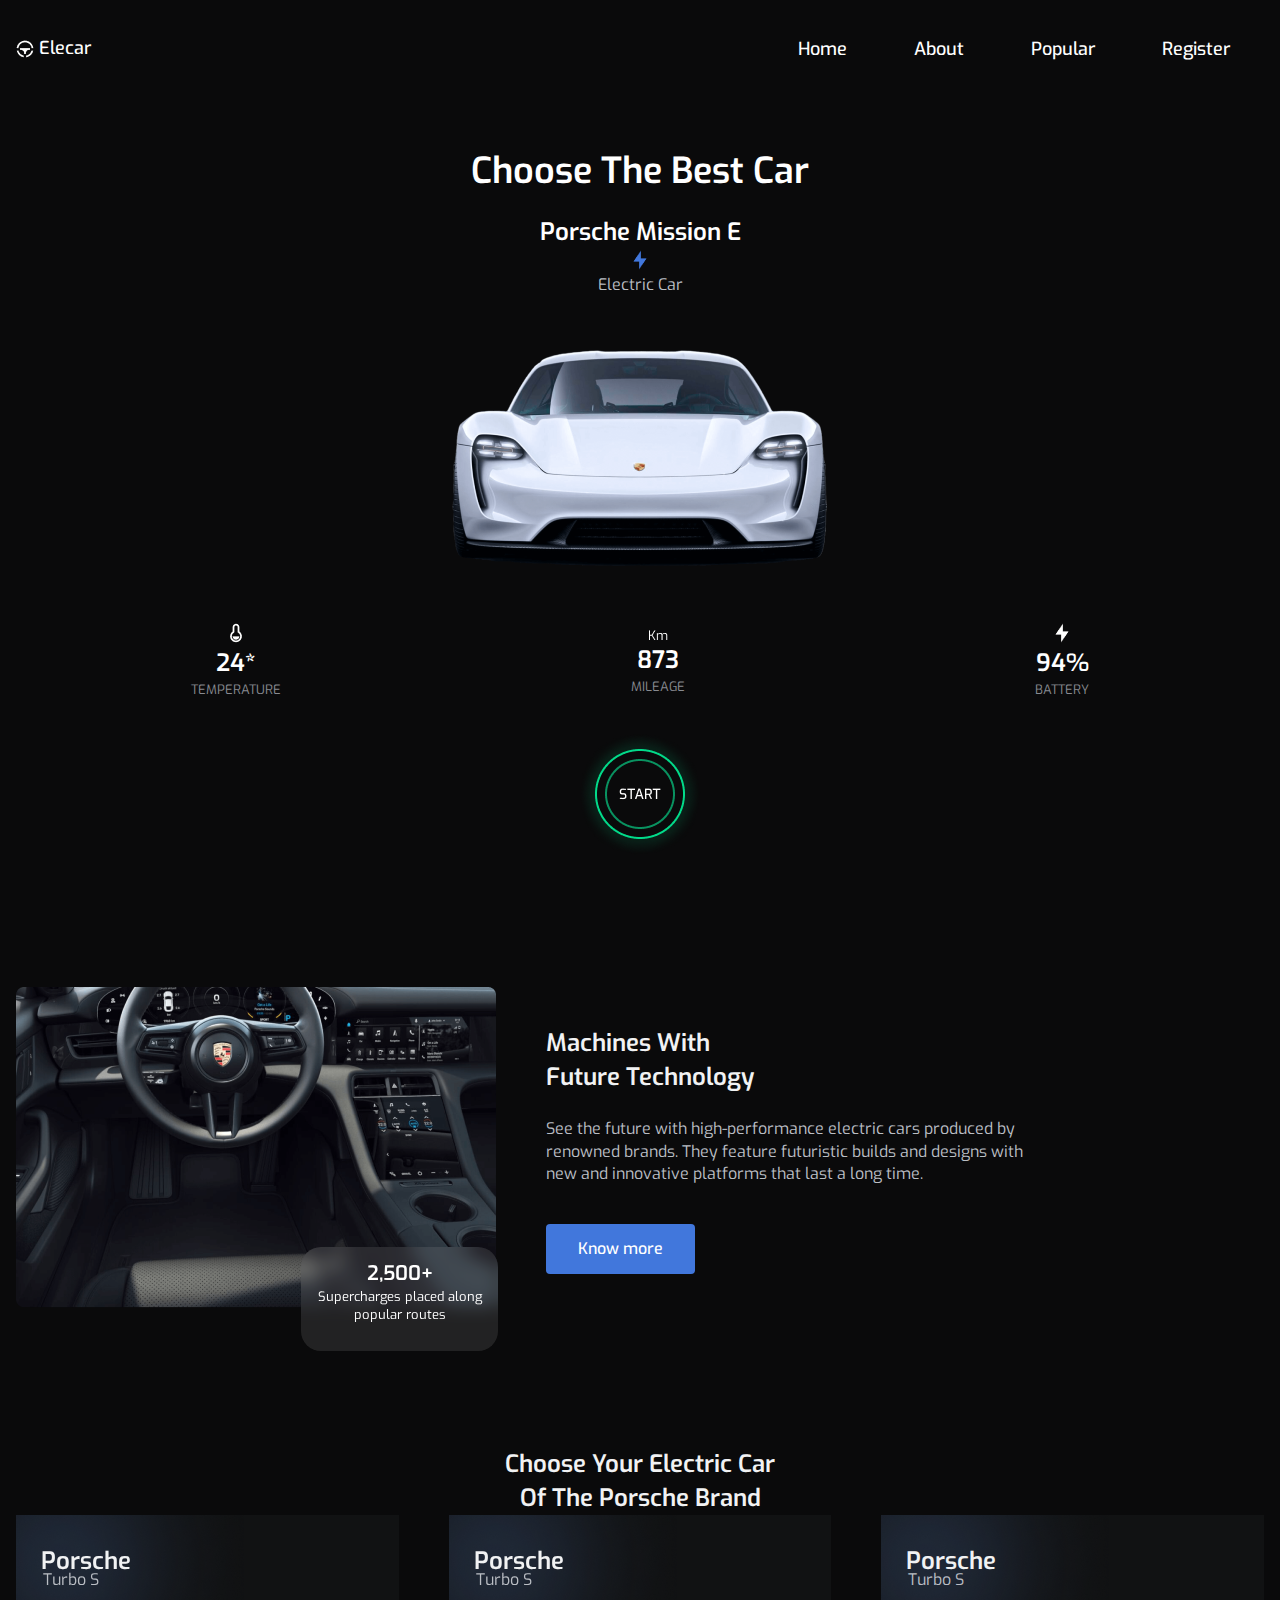
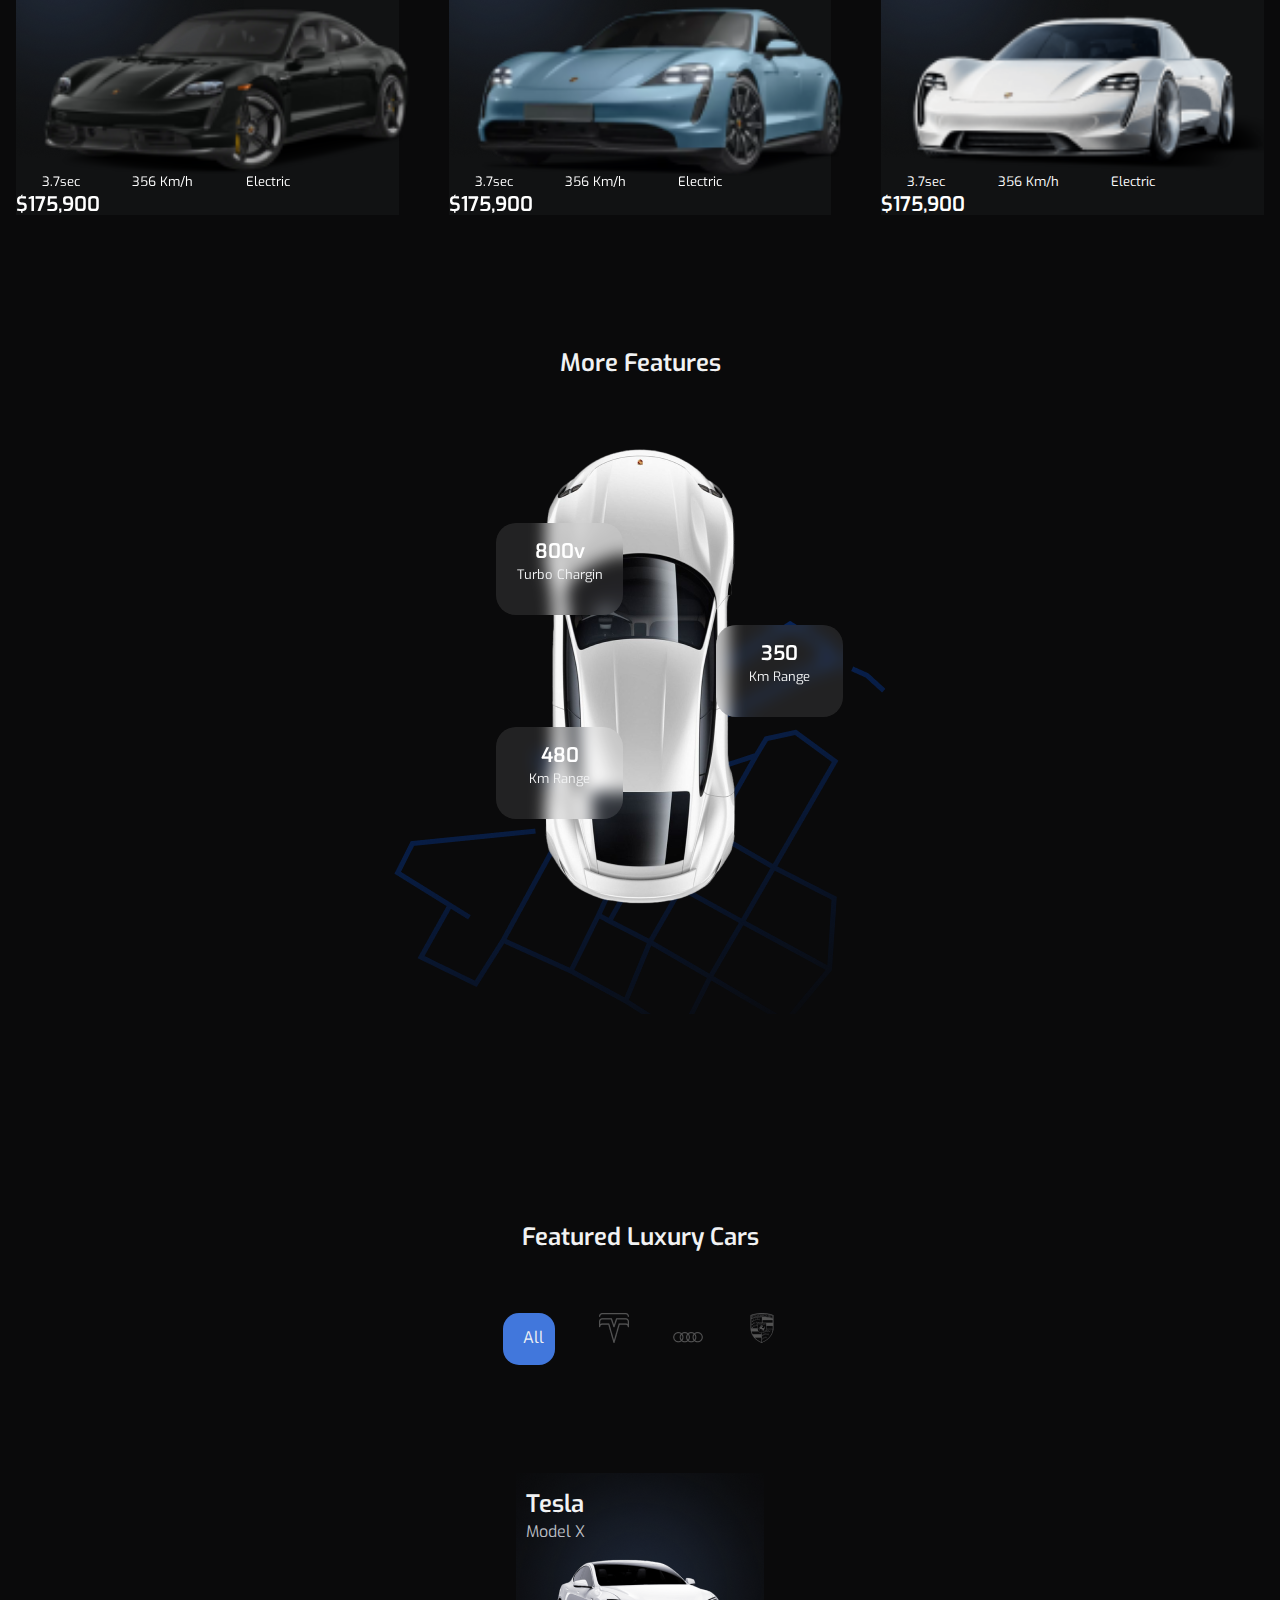
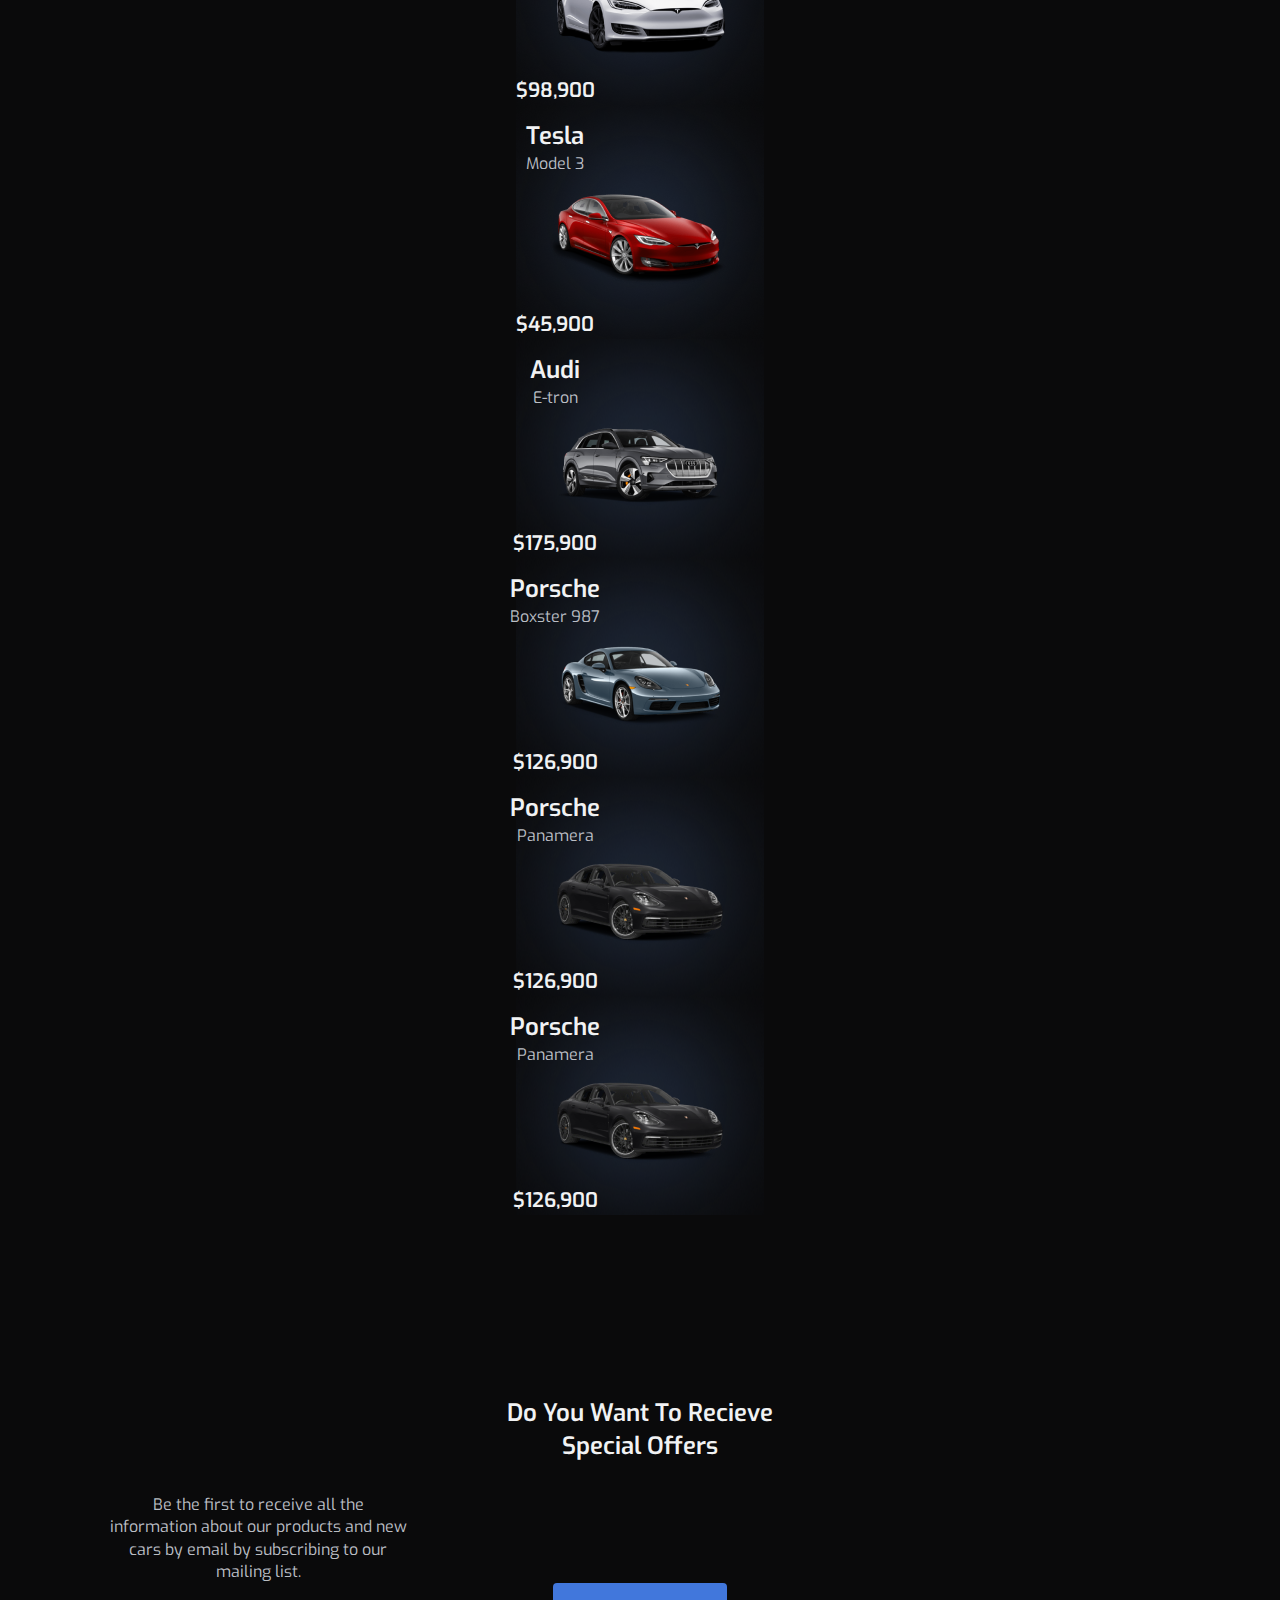
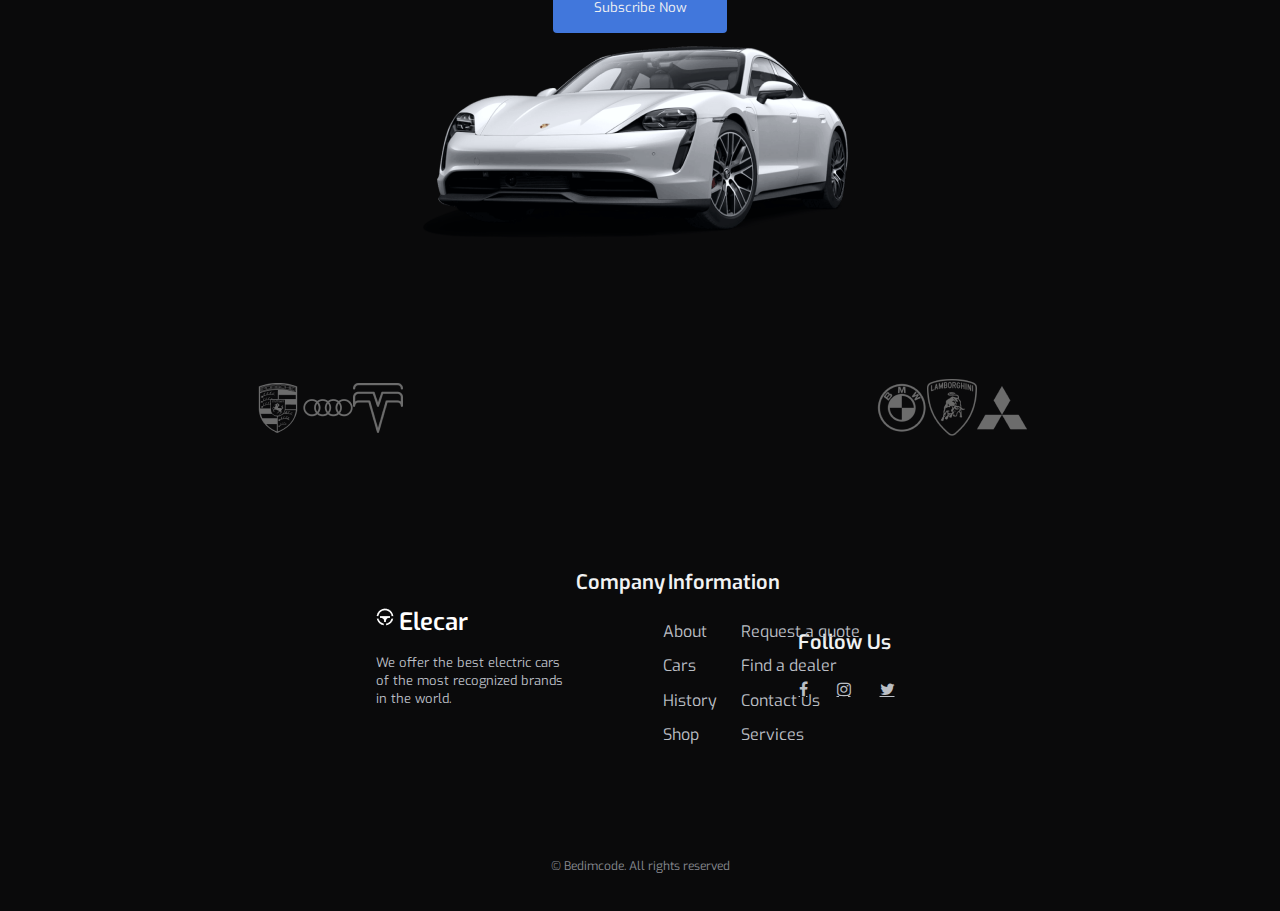
<file: index.html>
<!DOCTYPE html>
<html lang="en">
<head>
    <meta charset="UTF-8">
    <meta http-equiv="X-UA-Compatible" content="IE=edge">
    <meta name="viewport" content="width=device-width, initial-scale=1.0">
    <link rel="preconnect" href="https://fonts.googleapis.com">
    <link rel="preconnect" href="https://fonts.gstatic.com" crossorigin>
    <link rel="stylesheet" href="https://cdnjs.cloudflare.com/ajax/libs/font-awesome/4.7.0/css/font-awesome.min.css">
    <link rel="stylesheet" href="https://cdnjs.cloudflare.com/ajax/libs/OwlCarousel2/2.3.4/assets/owl.theme.default.min.css" integrity="sha512-sMXtMNL1zRzolHYKEujM2AqCLUR9F2C4/05cdbxjjLSRvMQIciEPCQZo++nk7go3BtSuK9kfa/s+a4f4i5pLkw==" crossorigin="anonymous" referrerpolicy="no-referrer" />
    <link rel="stylesheet" href="https://cdnjs.cloudflare.com/ajax/libs/OwlCarousel2/2.3.4/assets/owl.carousel.min.css" integrity="sha512-tS3S5qG0BlhnQROyJXvNjeEM4UpMXHrQfTGmbQ1gKmelCxlSEBUaxhRBj/EFTzpbP4RVSrpEikbmdJobCvhE3g==" crossorigin="anonymous" referrerpolicy="no-referrer" />
    <link href="https://fonts.googleapis.com/css2?family=Exo:wght@100;200;300;400;500;600;700&display=swap" rel="stylesheet">
    <link rel="stylesheet" href="style.css">
    <title>Elecar  | Electric Cars Dealership</title>
</head>
<body>
<!-- Navbar Section -->
    <div id="navbar">
        <div class="navbar-items">
            <div class="container">
                <div class="row">
                    <div class="col-12">
                        <div class="navbar-all">
                            <div class="navbar-logo">
                                <img src="./img/logo.png">
                                <p>Elecar</p>
                            </div>
                            <div class="navbar-list">
                                <ul>
                                    <li><a href="#"></a>Home</li>
                                    <li><a href="#"></a>About</li>
                                    <li><a href="#"></a>Popular</li>
                                    <li><a href="#"></a>Register</li>
                                </ul>
                            </div>
                        </div>
                    </div>
                </div>
            </div>
        </div>
    </div>
    <div class="header-mobile">
        <div class="wraper-mob">
            <div class="div-img-wrap">
                <a href="logo">
                <img src="/img/logo.png">
                </a>
            </div>
            <btn class="menu-mobile-btn">
                <img src="/img/ham.png" alt="">
            </btn>
        </div>
    </div>
    <div class="overlay">
        <div class="mobile-nav">
            <ul>
                <li><a href="#"></a>Home</li>
                <li><a href="#"></a>About</li>
                <li><a href="#"></a>Popular</li>
                <li><a href="#"></a>Register</li>
            </ul>
        </div>
    </div>

<!-- Showcase Section -->
    <div id="showcase">
        <div class="showcase-items">
            <div class="container">
                <div class="row">
                    <div class="col-12">
                        <div class="Best-car">
                            <div class="title-showcase">
                                <h1>Choose The Best Car</h1>
                                <h3>Porsche Mission E</h3>
                                <img src="./img/electric.png">
                                <p>Electric Car</p>
                            </div>
                            <div class="mission-e-img">
                                <img src="./img/porsche-mission-e.png">
                            </div>
                            <div class="stats">
                                <div class="temp-stats">
                                    <img src="./img/temperature.png">
                                    <h3>24*</h3>
                                    <p>TEMPERATURE</p>
                                </div>
                                <div class="mileage-stats">
                                    <img src="./img/Km.png">
                                    <h3>873</h3>
                                    <p>MILEAGE</p>
                                </div>
                                <div class="battery-stats">
                                    <img src="./img/charge.png">
                                    <h3>94%</h3>
                                    <p>BATTERY</p>
                                </div>
                            </div>
                            <div class="start">
                                <button><img src="./img/Button home.png"></button>
                            </div>
                        </div>
                    </div>
                </div>
            </div>
        </div>
    </div>

<!-- Future Machines -->
<div id="future-machines">
    <div class="future-machines-items">
        <div class="container">
            <div class="row">
                <div class="all-future-machines-items">
                    <div class="col-lg-6 col-md-12 col-sm-12 ">
                        <div class="future-info">
                            <div class="future-img">
                                <img src="./img/future.png" >
                            </div>
                            <div class="superchargers">
                                <h5>2,500+</h5>
                                <p>Supercharges placed along popular routes</p>
                            </div>
                        </div>
                    </div>
                    <div class="col-lg-6 col-md-12 col-sm-12">
                        <div class="tech-machines">
                            <div class="machines-future">
                                <h2>Machines With <br> Future Technology</h2>
                                <p>See the future with high-performance electric cars produced by renowned brands. They feature futuristic builds and designs with new and innovative platforms that last a long time.</p>                   
                            </div>
                            <div class="machines-button">
                                <button>Know more</button>
                            </div>
                        </div>
                    </div>
                </div>
            </div>
        </div>
    </div>
</div>
<!-- Choose your electric car -->

  <div id="choose-car">
    <div class="choose-car-items">
      <div class="container">
        <div class="choose-title">
          <h5>Choose Your Electric Car <br> Of The Porsche Brand</h5>
        </div>
        <div class="row">
            <div class="cars-slider owl-carousel">
                <div class="item">
                    <div class="porsche-1">
                        <div class="porsche-1-title">
                            <h6>Porsche</h6>
                            <p>Turbo S</p>
                        </div>
                        <div class="porsche-1-img">
                            <img src="./img/porsche -turbo-s.png">
                        </div>
                        <div class="porsche-1-info">
                            <p>3.7sec</p>
                            <p>356 Km/h</p>
                            <p>Electric</p>
                        </div>
                        <div class="porsche-1-price">
                            <p   p>$175,900</p>
                        </div>
                    </div>
                </div>
                <div class="item">
                    <div class="porsche-2">
                        <div class="porsche-2-title">
                            <h6>Porsche</h6>
                            <p>Turbo S</p>
                        </div>
                        <div class="porsche-2-img">
                            <img src="./img/porsche-cross.png">
                        </div>
                        <div class="porsche-2-info">
                            <p>3.7sec</p>
                            <p>356 Km/h</p>
                            <p>Electric</p>
                        </div>
                        <div class="porsche-2-price">
                            <p   p>$175,900</p>
                        </div>
                    </div>
                </div>
                <div class="item">
                    <div class="porsche-3">
                        <div class="porsche-3-title">
                            <h6>Porsche</h6>
                            <p>Turbo S</p>
                        </div>
                        <div class="porsche-3-img">
                            <img src="./img/Porsche-Taycan 1.png">
                        </div>
                        <div class="porsche-3-info">
                            <p>3.7sec</p>
                            <p>356 Km/h</p>
                            <p>Electric</p>
                        </div>
                        <div class="porsche-3-price">
                            <p   p>$175,900</p>
                        </div>
                    </div>
                </div>
            </div>
        </div>
      </div>
    </div>
  </div>


<!-- More Features Section -->
<div id="more-features">
    <div class="more-features-items">
        <div class="container">
            <div class="features-title">
                <h4>More Features</h4>
            </div>
            <div class="row">
                <div class="col-12">
                    <div class="all-features">
                        <div class="feature-img">
                            <img src="./img/featured-car.png">
                        </div>
                        <div class="turbo">
                            <h6>800v</h6>
                            <p>Turbo Chargin</p>
                        </div>
                        <div class="range">
                            <h6>350</h6>
                            <p>Km Range</p>
                        </div>
                        <div class="travel">
                            <h6>480</h6>
                            <p>Km Range</p>
                        </div>
                    </div>
                </div>
            </div>
        </div>
    </div>
</div>
<!-- Luxury Cars -->
<div id="luxury-cars">
    <div class="luxury-cars-items">
        <div class="container">
            <div class="luxury-featured">
                <h5>Featured Luxury Cars</h5>
            </div>
            <div class="featured-cars">
                <button>All</button>
                <img class="log-tesla" src="./img/logo-tesla.png" >
                <img class="log-audi" src="./img/logo-audi.png" >
                <img src="./img/logo-porsche.png" >
            </div>
            <div class="row">              
                    <div class="col-lg-4 col-md-6 col-sm-12">
                        <div class="tesla-x">
                            <div class="model-x-title">
                                <h5>Tesla</h5>
                                <p>Model X</p>
                            </div>
                            <div class="model-x-img">
                                <img src="./img/model-x.png">
                            </div>
                            <div class="price-x">
                                <p>$98,900</p>
                            </div>
                        </div>
                    </div>
                    <div class="col-lg-4 col-md-6 col-sm-12">
                        <div class="tesla-3">
                            <div class="model-3-title">
                                <h5>Tesla</h5>
                                <p>Model 3</p>
                            </div>
                            <div class="model-3-img">
                                <img src="./img/model-3.png">
                            </div>
                            <div class="price-3">
                                <p>$45,900</p>
                            </div>
                        </div>
                    </div>
                    <div class="col-lg-4 col-md-12 col-sm-12">
                        <div class="e-tron">
                            <div class="etron-title">
                                <h5>Audi</h5>
                                <p>E-tron</p>
                            </div>
                            <div class="etron-img">
                                <img src="./img/e-tron.png">
                            </div>
                            <div class="price-etron">
                                <p>$175,900</p>
                            </div>
                        </div>
                    </div>
            </div>
            <div class="row">               
                    <div class="col-lg-4 col-md-12 col-sm-12">
                        <div class="boxter">
   
                            <div class="boxter-title">
                                <h5>Porsche</h5>
                                <p>Boxster 987</p>
                            </div>
                            <div class="boxter-img">
                                <img src="./img/boxster.png">
                            </div>
                            <div class="price-boxter">
                                <p>$126,900</p>
                            </div>
                        </div>
                    </div>
                    <div class="col-lg-4 col-md-6 col-sm-12">
                        <div class="panamera">
                            <div class="panamera-title">
                                <h5>Porsche</h5>
                                <p>Panamera</p>
                            </div>
                            <div class="panamers-img">
                                <img src="./img/panamera.png">
                            </div>
                            <div class="price-panamera">
                                <p>$126,900</p>
                            </div>
                        </div>
                    </div>
                    <div class="col-lg-4 col-md-6 col-sm-12">
                        <div class="panamera">
                            <div class="panamera-title">
                                <h5>Porsche</h5>
                                <p>Panamera</p>
                            </div>
                            <div class="panamers-img">
                                <img src="./img/panamera.png">
                            </div>
                            <div class="price-panamera">
                                <p>$126,900</p>
                            </div>
                        </div>
                    </div>
            </div>
        </div>
    </div>
</div>

<!-- Special offers -->
<div id="special-offers">
    <div class="special-offers-items">
        <div class="container">
            <div class="row">
                <div class="col-lg-6 col-sm-12">
                    <div class="recieve-offers">
                        <div class="recieve-offers-title">
                            <h3>Do You Want To Recieve <br> Special Offers</h3>
                            <p>Be the first to receive all the information about our products and new cars by email by subscribing to our mailing list.</p>
                        </div>
                        <div class="offers-button">
                            <button>Subscribe Now</button>
                        </div>
                    </div>
                </div>
                <div class="col-lg-6 col-sm-12">
                    <div class="porsche-image">
                        <img src="./img/porsche-2.png">
                    </div>
                </div>
            </div>
        </div>
    </div>
</div>
<!-- Logos Section -->
<div id="logos">
    <div class="logos-items">
        <div class="container">
            <div class="row">
                <div class="all-logos">
                    <div class="col-lg-6 col-sm-12">
                        <div class="logos-first-part">
                            <img src="./img/porsh-2-logo.png">
                            <img src="./img/logo-audi2.png">
                            <img src="./img/tesla-logo2.png">
                        </div>
                    </div>
                    <div class="col-lg-6 col-sm-12">
                        <div class="logos-second-part">
                            <img src="./img/bmw-logo.png">
                            <img src="./img/lambo-logo.png">
                            <img src="./img/mitsubishi-logo.png">
                        </div>
                    </div>
                </div>
            </div>
        </div>
    </div>
</div>

<!-- Footer Section -->
<div id="footer">
    <div class="footer-items">
        <div class="container">
            <div class="row">
                <div class="all-footer">
                    <div class="col-lg-3 col-sm-12">
                        <div class="main-footer">
                            <img src="./img/logo.png">
                            <h6>Elecar</h6>
                            <p>We offer the best electric cars of the most recognized brands in the world.</p>
                        </div>
                    </div>
                    <div class="col-lg-3 col-md-12 col-sm-12">
                        <div class="company">
                            <div class="title-company">
                                <h6>Company</h6>
                            </div>
                            <ul>
                                <li>About</li>
                                <li>Cars</li>
                                <li>History</li>
                                <li>Shop</li>
                            </ul>
                        </div>
                    </div>
                    <div class="col-lg-3 col-md-12 col-sm-12">
                        <div class="information">
                            <div class="title-info">
                                <h6>Information</h6>
                            </div>
                            <ul>
                                <li>Request a quote</li>
                                <li>Find a dealer</li>
                                <li>Contact Us</li>
                                <li>Services</li>
                            </ul>
                        </div>
                    </div>
                    <div class="col-lg-3 col-md-12 col-sm-12">
                        <div class="follow-us">
                            <div class="follow-title">
                                <h6>Follow Us</h6>
                            </div>
                            <div class="socials-footer">
                                <a href="#" class="fa fa-facebook"></a>
                                <a href="#" class="fa fa-instagram"></a>
                                <a href="#" class="fa fa-twitter"></a>
                            </div>
                        </div>
                    </div>
                </div>
            </div>
            <div class="last-text">
                <p>&copy; Bedimcode. All rights reserved</p>
            </div>
        </div>
    </div>
</div>



<script src="https://cdnjs.cloudflare.com/ajax/libs/jquery/3.6.1/jquery.min.js" integrity="sha512-aVKKRRi/Q/YV+4mjoKBsE4x3H+BkegoM/em46NNlCqNTmUYADjBbeNefNxYV7giUp0VxICtqdrbqU7iVaeZNXA==" crossorigin="anonymous" referrerpolicy="no-referrer"></script>
<script src="https://cdnjs.cloudflare.com/ajax/libs/OwlCarousel2/2.3.4/owl.carousel.min.js" integrity="sha512-bPs7Ae6pVvhOSiIcyUClR7/q2OAsRiovw4vAkX+zJbw3ShAeeqezq50RIIcIURq7Oa20rW2n2q+fyXBNcU9lrw==" crossorigin="anonymous" referrerpolicy="no-referrer"></script>
<script src="https://code.jquery.com/jquery-3.6.0.min.js"></script>
<script src="https://cdnjs.cloudflare.com/ajax/libs/OwlCarousel2/2.3.4/owl.carousel.min.js"></script>
<script src="./main.js"></script>
<link href="https://cdn.jsdelivr.net/npm/bootstrap@5.0.2/dist/css/bootstrap.min.css" rel="stylesheet" integrity="sha384-EVSTQN3/azprG1Anm3QDgpJLIm9Nao0Yz1ztcQTwFspd3yD65VohhpuuCOmLASjC" crossorigin="anonymous">   
</body>
</html>
</file>
<file: style.css>
* {
    padding: 0;
    margin: 0;}

body {
    overflow-x: hidden;
}

.icon {
    overflow : hidden ;
}


.navbar-all {
    overflow: hidden;
    margin-top: 20px;
  }
  
  /* Hide the links inside the navigation menu (except for logo/home) */
  .navbar-all #myLinks {
    display: none;
  }
  







    .navbar-items {
        background: #0A0A0B;
        height: 130px;
    }
    .navbar-all {
        display: flex;
        align-items: center;
        justify-content: space-between;
    }

    .navbar-logo {
        display: flex;
        align-items: center;
        justify-content: flex-start;
    }

    .navbar-logo p {
        font-family: 'Exo';
        font-style: normal;
        font-weight: 500;
        font-size: 18px;
        line-height: 140%;
        color: #FFFFFF;
        margin-bottom: 0px;
        padding-left: 5px;
    }
    .navbar-list ul {
        display: flex;
        justify-content: space-around;
        width: 500px;
        align-items: center;
        margin-bottom: 0px;
    }

    .navbar-list ul li {
        font-family: 'Exo';
        font-style: normal;
        font-weight: 500;
        font-size: 18px;
        color: #FFFFFF;
        list-style: none;
    }

    .navbar-list ul li:hover {
        font-family: 'Exo';
        font-style: normal;
        font-weight: 500;
        font-size: 18px;
        line-height: 140%;
        color: #4177DC;
        text-shadow: 0px 0px 32px #346DDA;
        cursor: pointer;
    }

    /* FORM */
    /* Bordered form */
form {
    border: 3px solid #0A0A0B;
    background: #0A0A0B;
    color: #fff;
  }
  
  /* Full-width inputs */
  input[type=text], input[type=password], input[type=email], input[type=number] {
    width: 100%;
    padding: 12px 20px;
    margin: 8px 0;
    display: inline-block;
    border: 1px solid #ccc;
    box-sizing: border-box;
    
  }
  
  /* Set a style for all buttons */
  button {
    background-color: #346DDA;
    color: white;
    padding: 14px 20px;
    margin: 8px 0;
    border: none;
    cursor: pointer;
    width: 100%;
  }
  
  /* Add a hover effect for buttons */
  button:hover {
    opacity: 0.8;
  }
  
  
  /* Add padding to containers */
  .container {
    padding: 16px;
  }
  
  /* The "Forgot password" text */
  span.psw {
    float: right;
    padding-top: 16px;
  }
  
  /* Change styles for span and cancel button on extra small screens */
  @media screen and (max-width: 300px) {
    span.psw {
      display: block;
      float: none;
    }
    .cancelbtn {
      width: 100%;
    }
  }

    /* Showcase Section */

    .showcase-items {
        background: #0A0A0B;
    }

    .Best-car {
        text-align: center;
    }

    .title-showcase {
        margin-bottom: 50px;
    }

    .title-showcase h1 {
        font-family: 'Exo';
        font-style: normal;
        font-weight: 600;
        font-size: 36px;
        line-height: 140%;
        color: #FFFFFF;
        margin-bottom: 20px;
    }

    .title-showcase h3 {
        font-family: 'Exo';
        font-style: normal;
        font-weight: 600;
        font-size: 24px;
        line-height: 140%;
        color: #FFFFFF;
    }

    .title-showcase p {
        font-family: 'Exo';
        font-style: normal;
        font-weight: 400;
        font-size: 16px;
        line-height: 140%;
        color: #BABEC4;
    }

    .mission-e-img {
        margin-bottom: 50px;
    }

    .stats {
        display: flex;
        align-items: center;
        justify-content: space-around;
    }

    .temp-stats h3 {
        font-family: 'Exo';
        font-style: normal;
        font-weight: 600;
        font-size: 24px;
        line-height: 140%;
        color: #FFFFFF;
    }

    .temp-stats p {
        font-family: 'Exo';
        font-style: normal;
        font-weight: 400;
        font-size: 13px;
        line-height: 140%;
        color: #888B91;
    }

    .mileage-stats h3 {
        font-family: 'Exo';
        font-style: normal;
        font-weight: 600;
        font-size: 24px;
        line-height: 140%;
        color: #FFFFFF;
    }

    .mileage-stats p {
        font-family: 'Exo';
        font-style: normal;
        font-weight: 400;
        font-size: 13px;
        line-height: 140%;
        color: #888B91;
    }

    .battery-stats h3 {
        font-family: 'Exo';
        font-style: normal;
        font-weight: 600;
        font-size: 24px;
        line-height: 140%;
        color: #FFFFFF;
    }

    .battery-stats p {
        font-family: 'Exo';
        font-style: normal;
        font-weight: 400;
        font-size: 13px;
        line-height: 140%;
        color: #888B91;
    }

    .start button {
        background: #0A0A0B;
        border: none;
        margin-top: 20px;
    }

    /* Future Machines Section */

    .future-machines-items {
        background: #0A0A0B ;
        padding-top: 75px;
    }

    .all-future-machines-items {
        display: flex;
        width: 90%;
    }

    .superchargers {
        background: rgba(255, 255, 255, 0.1);
        backdrop-filter: blur(8px);
        border-radius: 20px;
        width: 197px;
        height: 104px;
        position: relative;
        left: 285px;
        bottom: 65px;
    }

    .tech-machines {
        position: relative;
        left: 50px;
    }

    .superchargers h5 {
        font-family: 'Exo';
        font-style: normal;
        font-weight: 600;
        font-size: 20px;
        line-height: 140%;
        color: #FFFFFF;
        text-align: center;
        padding-top: 13px;
    }

    .superchargers p {
        font-family: 'Exo';
        font-style: normal;
        font-weight: 400;
        font-size: 13px;
        line-height: 140%;
        color: #FFFFFF;
        text-align: center;
    }

    .machines-future {
        margin-top: 40px;
    }

    .machines-future h2{
        font-family: 'Exo';
        font-style: normal;
        font-weight: 600;
        font-size: 24px;
        line-height: 140%;
        color: #F1F2F3;
        padding-bottom: 24px;
    }

    .machines-future p {
        font-family: 'Exo';
        font-style: normal;
        font-weight: 400;
        font-size: 16px;
        line-height: 140%;
        color: #BABEC4;
        padding-bottom: 30px;
        width: 480px;
    }

    .machines-button button {
        background: #4177DC;
        border-radius: 4px;
        font-family: 'Exo';
        font-style: normal;
        font-weight: 500;
        font-size: 16px;
        line-height: 140%;
        color: #FFFFFF;
        width: 149px;
        height: 50px;
    }

    .machines-button button:hover {
        background: #fff;
        color: #4177DC;
        font-weight: 500;
    }

    /* Choose car section */


     .choose-car-items {
        background: #0A0A0B;
    }

    .choose-title h5 {
        font-family: 'Exo';
        font-style: normal;
        font-weight: 600;
        font-size: 24px;
        line-height: 140%;
        text-align: center;
        color: #F1F2F3;
    }

    .cars-slider {
        display: flex;
        align-items: center;
        justify-content: space-between;

    }
    .porsche-1 {
        background: #111213 url(./img/shape\ \(2\).png) no-repeat;
        height: 328px;
    }
    .porsche-1-title h6{
        font-family: 'Exo';
        font-style: normal;
        font-weight: 600;
        font-size: 24px;
        line-height: 140%;
        color: #F1F2F3;
        position: relative;
        left: 25px;
        top: 30px;
    }

    .porsche-1-title p {
        font-family: 'Exo';
        font-style: normal;
        font-weight: 400;
        font-size: 16px;
        line-height: 140%;
        color: #BABEC4;
        position: relative;
        left: 27px;
        top: 20px;
    }

    .porsche-1-info {
        display: flex;
        align-items: center;
        justify-content: space-around;
        width: 300px; 
        padding-top: 30px;
    }

    .porsche-1-info p {
        font-family: 'Exo';
        font-style: normal;
        font-weight: 400;
        font-size: 13px;
        line-height: 140%;
        color: #FFFFFF;
    }

     .porsche-1-img img {
        position: relative;
        top: 50%;
        left: 55%;
        transform: translate(-50%, 20%);
    } 

    .porsche-1-price p {
        font-family: 'Exo';
        font-style: normal;
        font-weight: 600;
        font-size: 20px;
        line-height: 140%;
        color: #FFFFFF;
    }

    .porsche-2 {
        background: #111213 url(./img/shape\ \(2\).png) no-repeat;
        height: 328px;
    }
    .porsche-2-title h6{
        font-family: 'Exo';
        font-style: normal;
        font-weight: 600;
        font-size: 24px;
        line-height: 140%;
        color: #F1F2F3;
        position: relative;
        left: 25px;
        top: 30px;
    }

    .porsche-2-title p {
        font-family: 'Exo';
        font-style: normal;
        font-weight: 400;
        font-size: 16px;
        line-height: 140%;
        color: #BABEC4;
        position: relative;
        left: 27px;
        top: 20px;
    }
 
    .porsche-2-img img {
        position: relative;
        top: 50%;
        left: 55%;
        transform: translate(-50%, 20%);
    } 
    .porsche-2-info {
        display: flex;
        align-items: center;
        justify-content: space-around;
        width: 300px;
        padding-top: 30px;
    }
    .porsche-2-info p {
        font-family: 'Exo';
        font-style: normal;
        font-weight: 400;
        font-size: 13px;
        line-height: 140%;
        color: #FFFFFF;
    }

    .porsche-2-price p {
        font-family: 'Exo';
        font-style: normal;
        font-weight: 600;
        font-size: 20px;
        line-height: 140%;
        color: #FFFFFF;
    }

    .porsche-3 {
        background: #111213 url(./img/shape\ \(2\).png) no-repeat;
        height: 328px;
    }
    .porsche-3-title h6{
        font-family: 'Exo';
        font-style: normal;
        font-weight: 600;
        font-size: 24px;
        line-height: 140%;
        color: #F1F2F3;
        position: relative;
        left: 25px;
        top: 30px;
    }

    .porsche-3-title p {
        font-family: 'Exo';
        font-style: normal;
        font-weight: 400;
        font-size: 16px;
        line-height: 140%;
        color: #BABEC4;
        position: relative;
        left: 27px;
        top: 20px;
    }
    .porsche-3-info {
        display: flex;
        align-items: center;
        justify-content: space-around;
        width: 300px;
        padding-top: 30px;
    }
    .porsche-3-info p {
        font-family: 'Exo';
        font-style: normal;
        font-weight: 400;
        font-size: 13px;
        line-height: 140%;
        color: #FFFFFF;
    }

    .porsche-3-img img {
        position: relative;
        top: 50%;
        left: 55%;
        transform: translate(-50%, 20%);
    } 
    .porsche-3-price p {
        font-family: 'Exo';
        font-style: normal;
        font-weight: 600;
        font-size: 20px;
        line-height: 140%;
        color: #FFFFFF;
    } 

    /* Features Section */

    .more-features-items {
        background: #0A0A0B;
        padding-top: 100px;
    }

    .features-title h4 {
        font-family: 'Exo';
        font-style: normal;
        font-weight: 600;
        font-size: 24px;
        line-height: 140%;
        text-align: center;
        color: #F1F2F3;
        margin-bottom: 65px ;
    }

    .owl-carousel {
        height: 300px;
        overflow: hidden;
    }

    .all-features {
        text-align: center;
        background: url(./img/Roads.png) no-repeat center;
    }

    .all-features::before {
        background: url(./img/Lake.png) no-repeat center;
    }

    .turbo {
        background: rgba(255, 255, 255, 0.1);
        backdrop-filter: blur(8px);
        border-radius: 20px;
        width: 127px;
        height: 92px;  
        position: relative;
        bottom: 390px;
        left: 480px; 
    }
    .turbo h6 {
        font-family: 'Exo';
        font-style: normal;
        font-weight: 600;
        font-size: 20px;
        line-height: 140%;
        color: #FFFFFF;
        padding-top: 15px;
    }
    .turbo p {
        font-family: 'Exo';
        font-style: normal;
        font-weight: 400;
        font-size: 13px;
        line-height: 140%;
        text-align: center;
        color: #F1F2F3;
    }

    .range {
        background: rgba(255, 255, 255, 0.1);
        backdrop-filter: blur(8px);
        border-radius: 20px;
        width: 127px;
        height: 92px;   
        position: relative;
        bottom: 380px;
        left: 700px;
    }
    .range h6 {
        font-family: 'Exo';
        font-style: normal;
        font-weight: 600;
        font-size: 20px;
        line-height: 140%;
        color: #FFFFFF;
        padding-top: 15px;
    }
    .range p {
        font-family: 'Exo';
        font-style: normal;
        font-weight: 400;
        font-size: 13px;
        line-height: 140%;
        text-align: center;
        color: #F1F2F3;
    }

    .travel {
        background: rgba(255, 255, 255, 0.1);
        backdrop-filter: blur(8px);
        border-radius: 20px;    
        width: 127px;
        height: 92px;  
        position: relative;
        bottom: 370px;
        left: 480px;   
    }
    .travel h6 {
        font-family: 'Exo';
        font-style: normal;
        font-weight: 600;
        font-size: 20px;
        line-height: 140%;
        color: #FFFFFF;
        padding-top: 15px;
    } 
    .travel p {
        font-family: 'Exo';
        font-style: normal;
        font-weight: 400;
        font-size: 13px;
        line-height: 140%;
        text-align: center;
        color: #F1F2F3;
    }

    /* Luxury Cars */

    .luxury-cars-items {
        background: #0A0A0B;
    }

    .luxury-featured h5 {
        font-family: 'Exo';
        font-style: normal;
        font-weight: 600;
        font-size: 24px;
        line-height: 140%;
        text-align: center;
        color: #F1F2F3;
    }

    .featured-cars {
        text-align: center;
        margin-top: 50px;
        padding-bottom: 100px;
    }

    .featured-cars button {
        background: #4177DC;
        border-radius: 16px;
        width: 52px;
        height: 52px;
        font-family: 'Exo';
        font-style: normal;
        font-weight: 400;
        font-size: 16px;
        line-height: 140%;
        color: #F1F2F3;
    }

    .log-tesla {
        padding-left: 40px;
        padding-right: 40px;
    }

    .log-audi {
        padding-right: 40px;
    }





    .tesla-x {
        text-align: center;
        background: url(./img/shape\ \(1\).png) center no-repeat;
        border-radius: 10px;
    }
    .model-x-title {
        position: relative;
        right: 85px;
        top: 15px;
        margin-bottom: 30px;
    }
    .model-x-title h5 {
        font-family: 'Exo';
        font-style: normal;
        font-weight: 600;
        font-size: 24px;
        line-height: 140%;
        color: #F1F2F3;
    }
    .model-x-title p {
        font-family: 'Exo';
        font-style: normal;
        font-weight: 400;
        font-size: 16px;
        line-height: 140%;
        color: #BABEC4;
    }
    .price-x {
        position: relative;
        right: 85px;
    }
    .price-x p {
        font-family: 'Exo';
        font-style: normal;
        font-weight: 600;
        font-size: 20px;
        line-height: 140%;
        color: #F1F2F3;
    }
    .model-x-img img {
        margin-bottom: 20px;
    }





    .tesla-3 {
        text-align: center;
        background: url(./img/shape\ \(1\).png) center no-repeat;
        border-radius: 10px;
    }
    .model-3-title {
        position: relative;
        right: 85px;
        top: 15px;
        margin-bottom: 30px;
    }
    .model-3-title h5 {
        font-family: 'Exo';
        font-style: normal;
        font-weight: 600;
        font-size: 24px;
        line-height: 140%;
        color: #F1F2F3;
    }
    .model-3-title p {
        font-family: 'Exo';
        font-style: normal;
        font-weight: 400;
        font-size: 16px;
        line-height: 140%;
        color: #BABEC4;
    }
    .price-3 {
        position: relative;
        right: 85px;
    }
    .price-3 p {
        font-family: 'Exo';
        font-style: normal;
        font-weight: 600;
        font-size: 20px;
        line-height: 140%;
        color: #F1F2F3;
    }
    .model-3-img img {
        margin-bottom: 20px;
    }




    .e-tron {
        text-align: center;
        background: url(./img/shape\ \(1\).png) center no-repeat;
        border-radius: 10px;
    }
    .etron-title {
        position: relative;
        right: 85px;
        top: 15px;
        margin-bottom: 30px;
    }
    .etron-title h5 {
        font-family: 'Exo';
        font-style: normal;
        font-weight: 600;
        font-size: 24px;
        line-height: 140%;
        color: #F1F2F3;
    }
    .etron-title p {
        font-family: 'Exo';
        font-style: normal;
        font-weight: 400;
        font-size: 16px;
        line-height: 140%;
        color: #BABEC4;
    }
    .price-etron {
        position: relative;
        right: 85px;
    }
    .price-etron p {
        font-family: 'Exo';
        font-style: normal;
        font-weight: 600;
        font-size: 20px;
        line-height: 140%;
        color: #F1F2F3;
    }
    .etron-img img {
        margin-bottom: 20px;
    }





    .boxter {
        text-align: center;
        background: url(./img/shape\ \(1\).png) center no-repeat;
        border-radius: 10px;
    }
    .boxter-title {
        position: relative;
        right: 85px;
        top: 15px;
        margin-bottom: 30px;
    }
    .boxter-title h5 {
        font-family: 'Exo';
        font-style: normal;
        font-weight: 600;
        font-size: 24px;
        line-height: 140%;
        color: #F1F2F3;
    }
    .boxter-title p {
        font-family: 'Exo';
        font-style: normal;
        font-weight: 400;
        font-size: 16px;
        line-height: 140%;
        color: #BABEC4;
    }
    .price-boxter {
        position: relative;
        right: 85px;
    }
    .price-boxter p {
        font-family: 'Exo';
        font-style: normal;
        font-weight: 600;
        font-size: 20px;
        line-height: 140%;
        color: #F1F2F3;
    }
    .boxter-img img {
        margin-bottom: 20px;
    }




    .panamera {
        text-align: center;
        background: url(./img/shape\ \(1\).png) center no-repeat;
        border-radius: 10px;
    }
    .panamera-title {
        position: relative;
        right: 85px;
        top: 15px;
        margin-bottom: 30px;
    }
    .panamera-title h5 {
        font-family: 'Exo';
        font-style: normal;
        font-weight: 600;
        font-size: 24px;
        line-height: 140%;
        color: #F1F2F3;
    }

    .panamera-title p {
        font-family: 'Exo';
        font-style: normal;
        font-weight: 400;
        font-size: 16px;
        line-height: 140%;
        color: #BABEC4;
    }
    .price-panamera {
        position: relative;
        right: 85px;
    }
    .price-panamera p {
        font-family: 'Exo';
        font-style: normal;
        font-weight: 600;
        font-size: 20px;
        line-height: 140%;
        color: #F1F2F3;
    }
    .panamers-img img {
        margin-bottom: 20px;
    }





    /* Special Offers */

    .special-offers-items {
        background: #0A0A0B;
        padding-top: 150px;
    }

    .porsche-image {
        text-align: center;
    }

    .recieve-offers {
        text-align: center;
    }

    .recieve-offers-title h3 {
        font-family: 'Exo';
        font-style: normal;
        font-weight: 600;
        font-size: 24px;
        line-height: 140%;
        color: #F1F2F3;
    }

    .recieve-offers-title p {
        font-family: 'Exo';
        font-style: normal;
        font-weight: 400;
        font-size: 16px;
        line-height: 140%;
        color: #BABEC4;
        max-width: 300px;
        height: 66px;
        position: relative;
        left: 92px;
        margin-bottom: 15px;
        margin-top: 30px;
    } 


    .offers-button button {
        background: #4177DC;
        border-radius: 4px;
        color: #f1f2f3;
        width: 174px;
        height: 50px;
        font-family: "Exo";
    }

    .offers-button button:hover {
        background: #F1F2F3;
        color: #4177DC;
        font-weight: 400;
    }

    /* Logos Section */

    .logos-items {
        background: #0A0A0B;
        padding-top: 100px;
        padding-bottom: 50px;
    }

    .all-logos {
        display: flex;
        justify-content: space-around;
        align-items: center;
    }


    .logos-first-part {
        display: flex;
        align-items: center;
        justify-content: space-around;
    }

    .logos-second-part {
        display: flex;
        align-items: center;
        justify-content: space-around;
    }






    /* Footer Section */
    .footer-items {
        background: #0A0A0B;
        padding-bottom: 20px;
    }

    .all-footer {
        display: flex;
        align-items: center;
        justify-content: center;
        margin-top: 50px;
        margin-bottom: 100px;
    }

    .main-footer h6 {
        font-family: 'Exo';
        font-style: normal;
        font-weight: 600;
        font-size: 24px;
        line-height: 140%;
        color: #FFFFFF;
        position: relative;
        left: 23px;
        bottom: 24px;
    }

    .main-footer p {
        font-family: 'Exo';
        font-style: normal;
        font-weight: 400;
        font-size: 13px;
        line-height: 140%;
        color: #BABEC4;
        position: relative;
        bottom: 10px;
        width: 200px;
    }

    .title-company h6 {
        text-align: center;
    }
    .title-company h6  {
        font-family: 'Exo';
        font-style: normal;
        font-weight: 600;
        font-size: 20px;
        line-height: 140%;
        color: #F1F2F3;
        margin-bottom: 24px;
    }

    .company ul li {
        font-family: 'Exo';
        font-style: normal;
        font-weight: 400;
        font-size: 16px;
        line-height: 140%;
        color: #BABEC4;
        margin-bottom: 12px;
    }

    .company ul {
        list-style: none;
        position: relative;
        left: 87px;
    }

    .title-info {
        text-align: center;
    }

    .title-info h6  {
        font-family: 'Exo';
        font-style: normal;
        font-weight: 600;
        font-size: 20px;
        line-height: 140%;
        color: #F1F2F3;
        margin-bottom: 24px;
    }

    .information ul {
        list-style: none;
        position: relative;
        left: 76px;
    }

    .information ul li {
        font-family: 'Exo';
        font-style: normal;
        font-weight: 400;
        font-size: 16px;
        line-height: 140%;
        color: #BABEC4;
        margin-bottom: 12px;
    }


    .follow-us {
        text-align: center;
    }

    .follow-title {
        text-align: center;
    }

    .follow-title h6  {
        font-family: 'Exo';
        font-style: normal;
        font-weight: 600;
        font-size: 20px;
        line-height: 140%;
        color: #F1F2F3;
        margin-bottom: 24px;
    }


    .socials-footer {
        position: relative;
        left: 15px;
    }

    .socials-footer a {
        background: #0A0A0B;
        color: #BABEC4;
        border: none;
        margin-right: 25px;   
    }

    .last-text p {
        text-align: center;
        font-family: 'Exo';
        font-style: normal;
        font-weight: 400;
        font-size: 12px;
        line-height: 140%;
        color: #888B91;
    }


 
    .hamburger {
        background: #fff;
        width: 20px;
        height: 20px;
        display: none;
    }

/*  Phones */

@media(max-width: 576px){


    .hamburger {
        display: block;
    }
    .toggle-button.collapsed {
        color: #fff;
    }
    .navbar-list {
        display: block;
    }
    .navbar-list.active {
        background-color: #fff;
    }

    .all-future-machines-items {
        display: block;
    }

    .future-info {
        left: 0px;
    }

    .superchargers {
        position: relative;
        left: 260px;
        bottom: 65px;
    }

    .tech-machines {
        left: 0px;
        margin-bottom: 50px;
    }
    .machines-future p {
        width: 365px;
    }


    .more-features-items {
        padding-top: 30px;
    }


    .turbo {
        left: 40px;
    }
    .range {
        left: 290px
    }
    .travel {
        left: 45px;
    }


    .tesla-x {

        margin-bottom: 20px;
    }
    .tesla-3 {
        margin-bottom: 20px;
    }
    .boxter {
        margin-top: 20px;
        margin-bottom: 20px;
    }
    .panamera {
        margin-bottom: 20px;
    }



    .special-offers-items {
        padding-top: 50px;
    }


    .recieve-offers p {
        width: 300px;
        overflow: hidden;
        margin-bottom: 30px;
    }

    .porsche-image img {
        margin-top: 50px;
    }

    .all-logos {
        display: block;
    }

    .logos-second-part {
        margin-top: 40px;
    }

    .all-footer {
        display: block;
    }

    .title-company h6 {
        text-align: start;
    }

    .company {
        margin-top: 10px;
        margin-bottom: 10px;
    }
    .company ul {
        text-align: start;
        left: 0px;
        padding-left: 0px;
    }

    .title-info {
        text-align: start;
    }

    .information {
        margin-bottom: 10px;
    }

    .information ul {
        text-align: start;
        left: 0px;
        padding-left: 0px;
    }

    .follow-title {
        text-align: start;
    }

    .socials-footer {
        text-align: start;
        left: 0px;
    }


}   


@media (max-width: 768px){

        .hamburger {
            display: block;
        }
        .toggle-button.active {
            color: #fff;
        }
        .navbar-list {
            display: none;
        }
        .navbar-list.active {
            background-color: #fff;
        }

        .turbo {
            left: 40px;
        }
        .range {
            left: 290px
        }
        .travel {
            left: 45px;
        }

        .all-future-machines-items {
            display: block;
        }

        .tech-machines {
            margin-bottom: 50px;
        }
        .e-tron {
            text-align: center;
        }
        .porsche-image img {
            margin-top: 50px;
        }
        .all-logos {
            display: block;
        }

        .logos-second-part {
            margin-top: 40px;
        }

        .porsche-image img {
            margin-top: 50px;
        }
        .all-footer {
            display: block;
        }
        .title-company h6 {
            text-align: start;
        }
    
        .company {
            margin-top: 10px;
            margin-bottom: 10px;
        }
        .company ul {
            text-align: start;
            left: 0px;
            padding-left: 0px;
        }
    
        .title-info {
            text-align: start;
        }
    
        .information {
            margin-bottom: 10px;
        }
    
        .information ul {
            text-align: start;
            left: 0px;
            padding-left: 0px;
        }
    
        .follow-title {
            text-align: start;
        }
    
        .socials-footer {
            text-align: start;
            left: 0px;
        }
}

@media (max-width : 768px), (max-width: 992px) {
    .all-future-machines-items {
        display: block;
    }

    .tech-machines {
        margin-bottom: 50px;
    }
    .e-tron {
        text-align: center;
    }
    .porsche-image img {
        margin-top: 50px;
    }
    .all-logos {
        display: block;
    }

    .logos-second-part {
        margin-top: 40px;
    }

    .porsche-image img {
        margin-top: 50px;
    }
    .all-footer {
        display: block;
    }
    .title-company h6 {
        text-align: start;
    }

    .company {
        margin-top: 10px;
        margin-bottom: 10px;
    }
    .company ul {
        text-align: start;
        left: 0px;
        padding-left: 0px;
    }

    .title-info {
        text-align: start;
    }

    .information {
        margin-bottom: 10px;
    }

    .information ul {
        text-align: start;
        left: 0px;
        padding-left: 0px;
    }

    .follow-title {
        text-align: start;
    }

    .socials-footer {
        text-align: start;
        left: 0px;
    }

}



.overlay { 
    overflow: hidden;

    top: 0px;
    bottom: 0;
    transition: all ease .6s;
    width: 100vw;
    height: 100vh;
    position: fixed;
    background-color: #1c2e4a;
    transform: translateX(100%);
    z-index: 2;
  }
  .active-overlay{
    transition-delay: .3s;
    transform: translateX(0%);
    transition: all ease .6s;
    z-index: 2;


   }

@media(max-width:2200px){

.header-mobile{
 display:none;
}
}

@media(max-width:768px){
    .tech-machines{
        width: 95%;
    }
    .all-future-machines-items{
        width: 90%;
    }
    .header-mobile{
        display:block;
        width: 100vw;
        position: fixed;
        top: 0px;
        z-index: 3;
        background-color: #0A0A0B;
       }
       .navbar-items{
        display: none;
       }
       .navbar{
        display: none;
       }
       .wraper-mob{
        height: 40px;
        margin-top: 10px;
        margin-bottom: 10px;
        display: flex;
        justify-content: center;
        gap: 85%;
        align-items: center;
        /* background-color: #0A0A0B; */
       }
       .showcase-items{
        background-color: #0A0A0B;
        padding-top: 40px;
       }
       .menu-mobile-btn{
        transform: rotate(135deg);
        transition: all 0.3s ease 0s;
       }
       .mobile-nav {
            color: #eee;
            display: flex;
            align-items: center;
            height: 100vh;
            justify-content: center
       }
       .mobile-nav ul {
        list-style: none;
        display: flex;
        flex-direction: column;
        font-size: 50px;
        gap: 40px;
       }
       /* .rotate {
        transform: rotate(135deg); 
        transition: ease .8s; 
        } */

        /* .owl-carousel .owl-item img {
            display: block;
            max-width: fit-content;
        } */
        .no-js .owl-carousel, .owl-carousel.owl-loaded {
            height: auto;
        }

}
</file>
